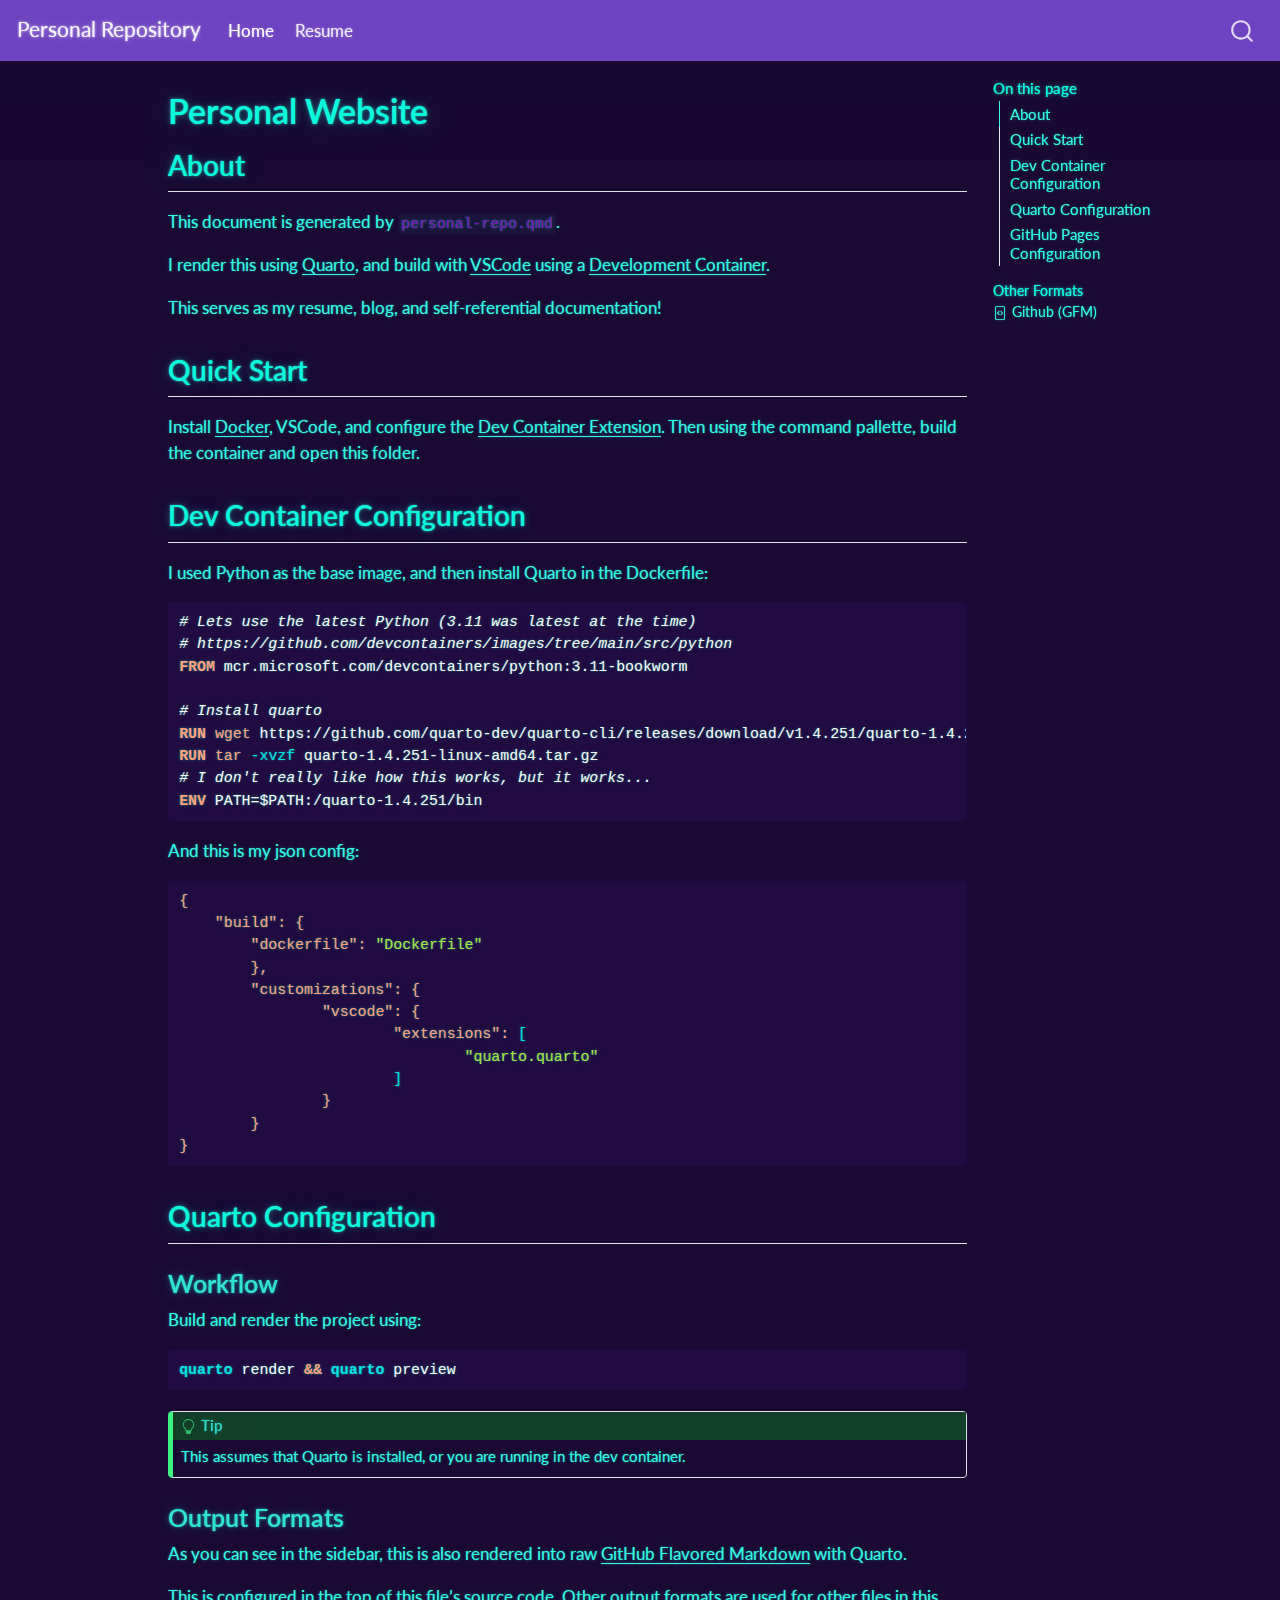
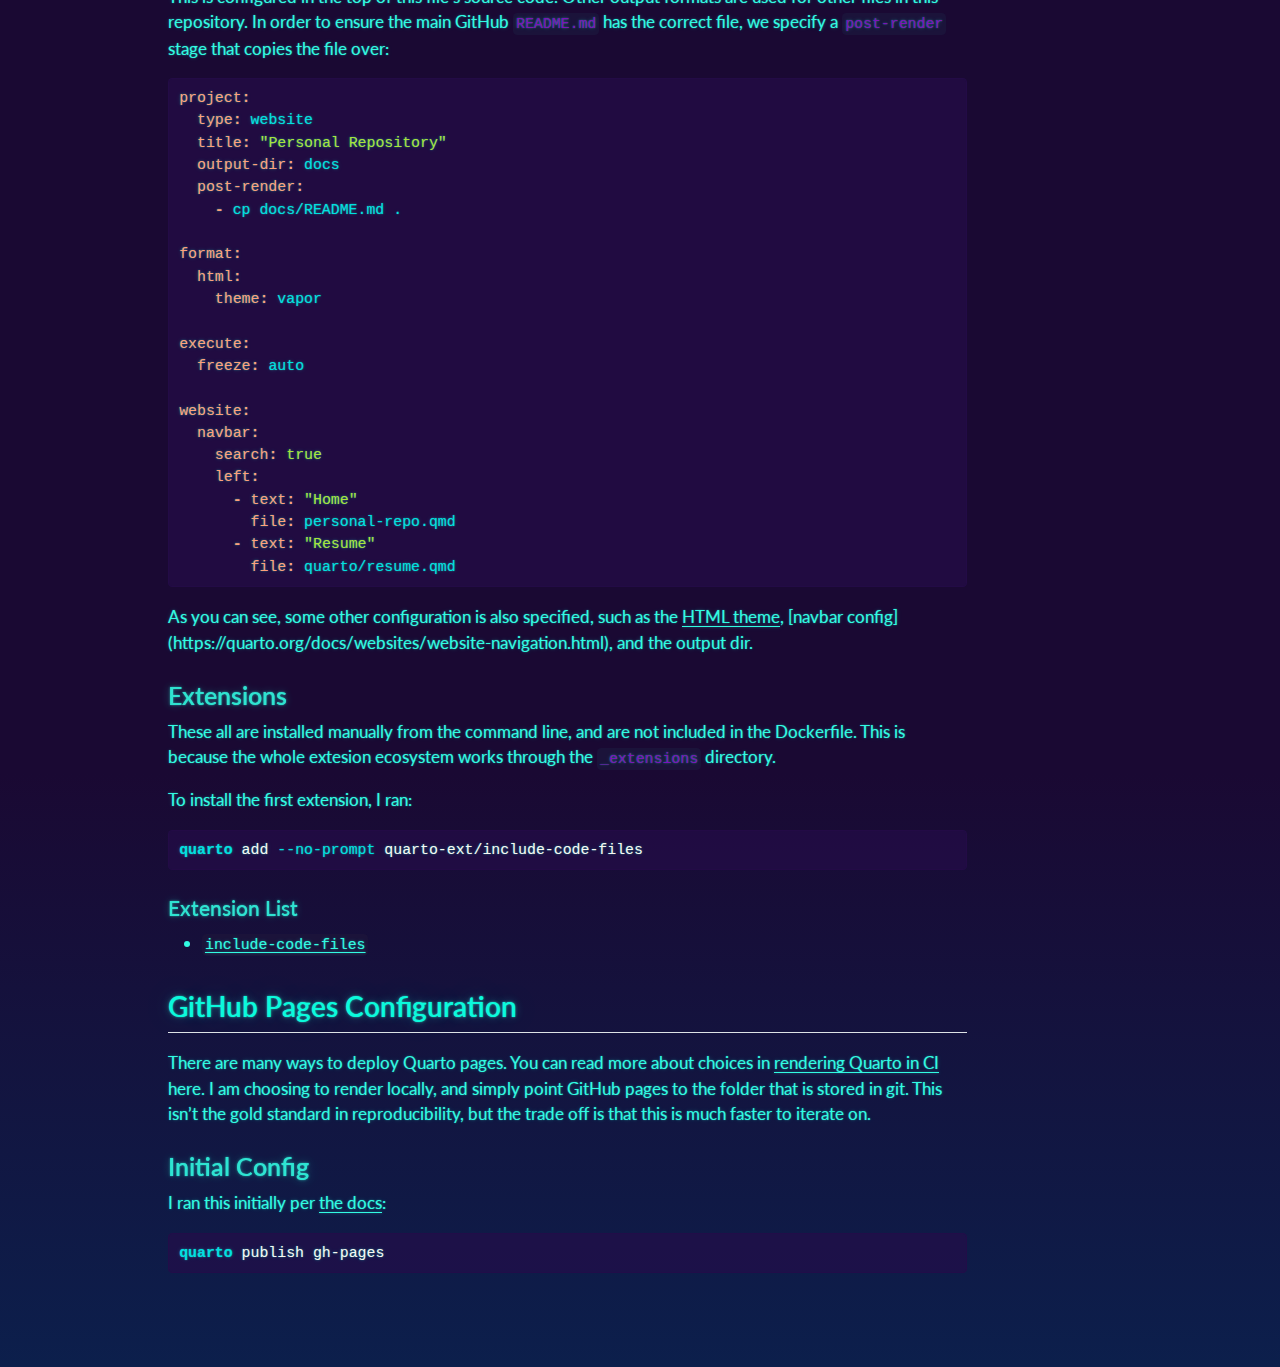
<file: index.html>
<html xmlns="http://www.w3.org/1999/xhtml">    
  <head>      
    <title>Redirect to personal-repo.html</title>      
    <meta http-equiv="refresh" content="0;URL='personal-repo.html'" />    
  </head>    
  <body> 
  </body>  
</html>
</file>
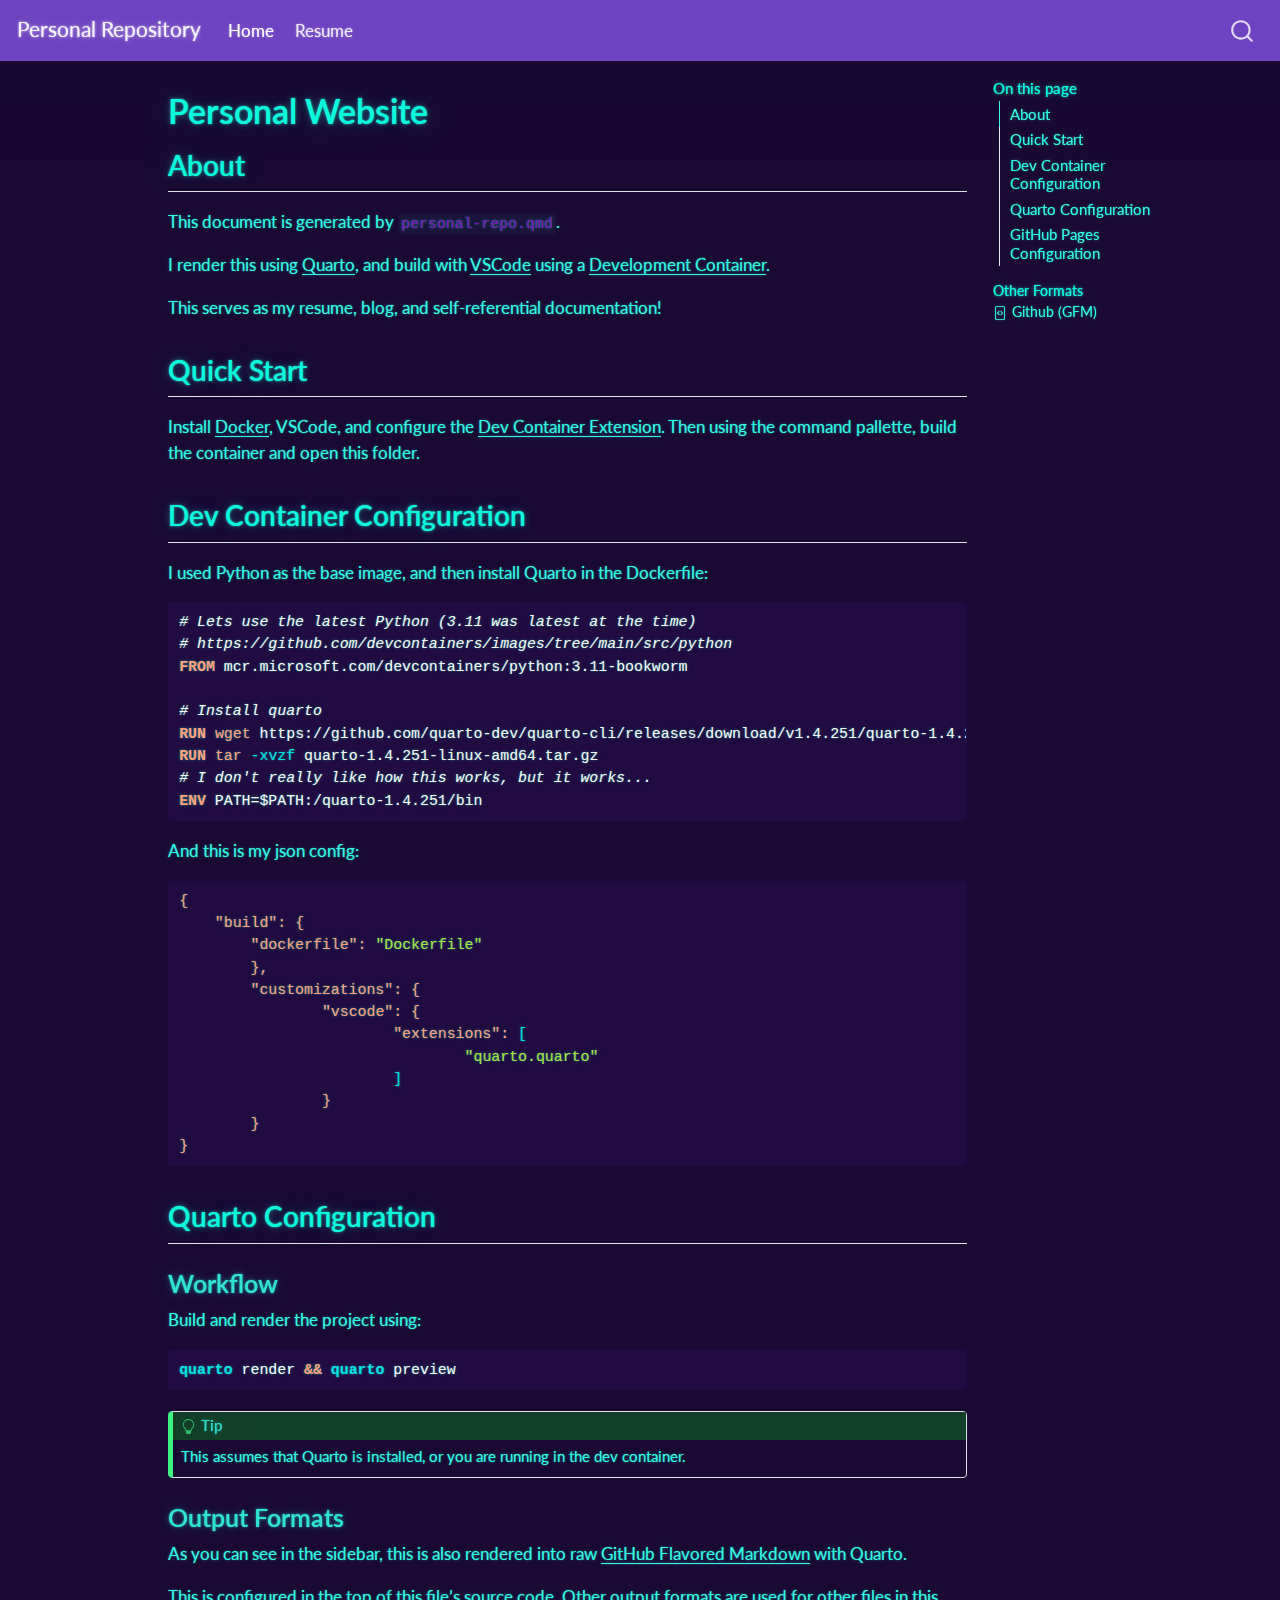
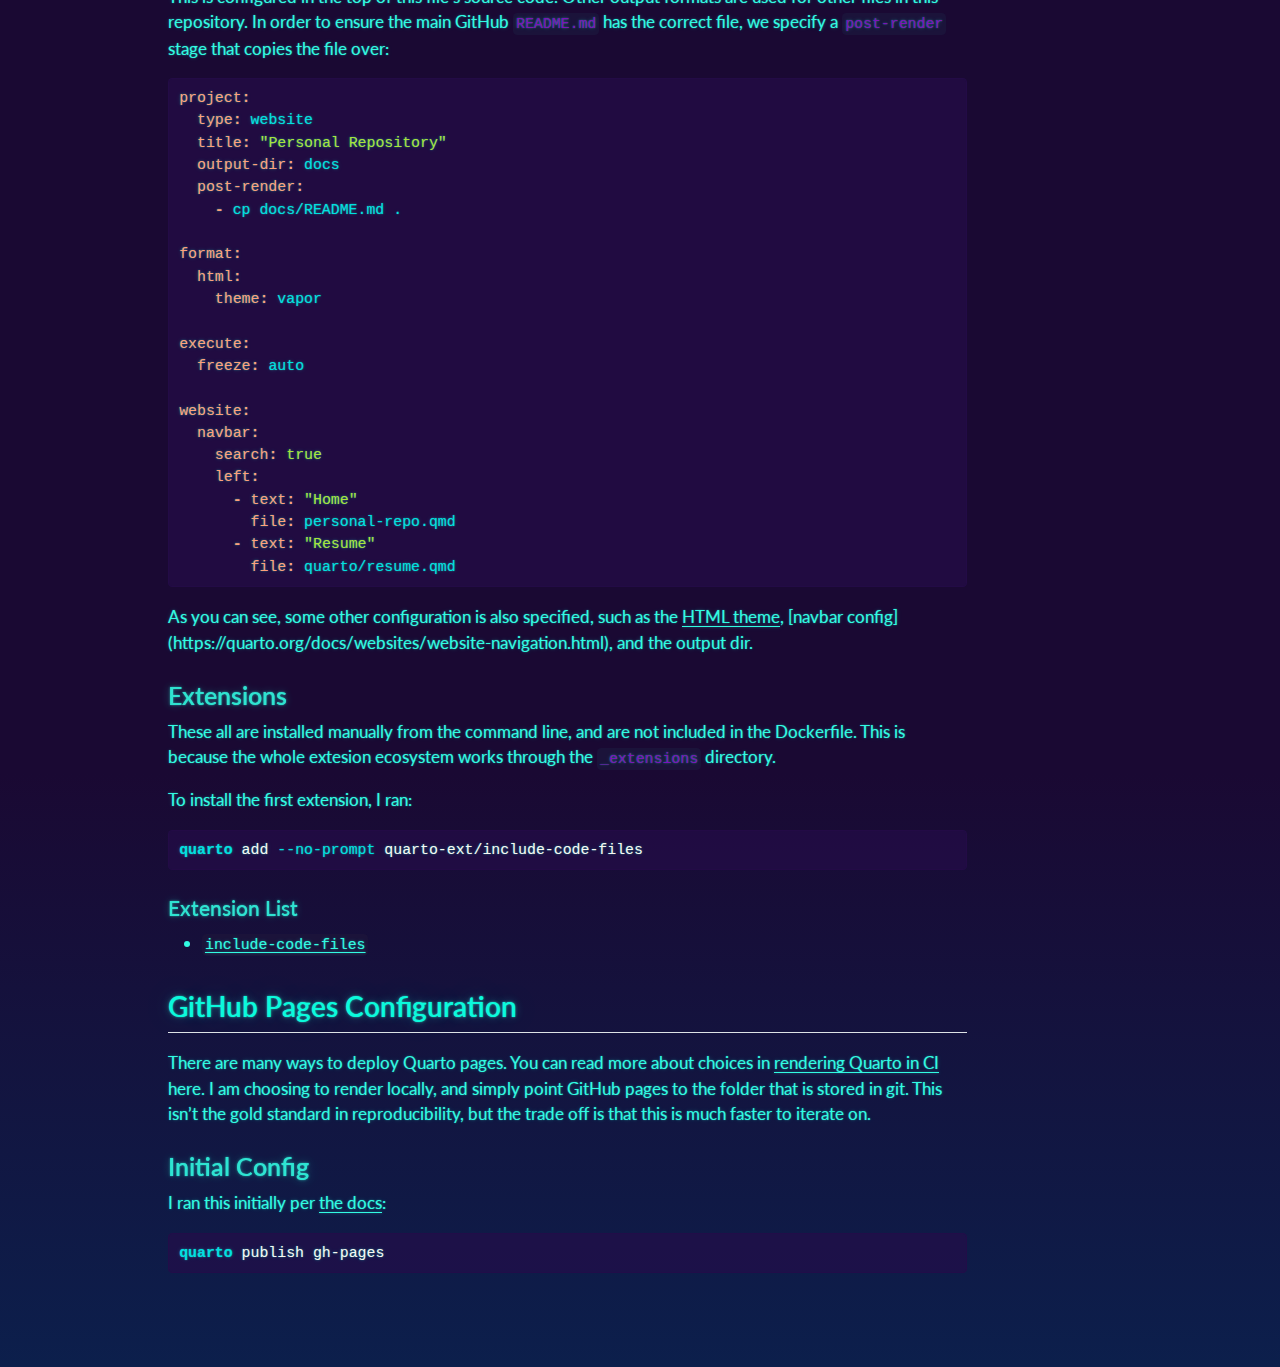
<file: personal-repo.html>
<!DOCTYPE html>
<html xmlns="http://www.w3.org/1999/xhtml" lang="en" xml:lang="en"><head>

<meta charset="utf-8">
<meta name="generator" content="quarto-1.4.251">

<meta name="viewport" content="width=device-width, initial-scale=1.0, user-scalable=yes">


<title>Personal Repository - Personal Website</title>
<style>
code{white-space: pre-wrap;}
span.smallcaps{font-variant: small-caps;}
div.columns{display: flex; gap: min(4vw, 1.5em);}
div.column{flex: auto; overflow-x: auto;}
div.hanging-indent{margin-left: 1.5em; text-indent: -1.5em;}
ul.task-list{list-style: none;}
ul.task-list li input[type="checkbox"] {
  width: 0.8em;
  margin: 0 0.8em 0.2em -1em; /* quarto-specific, see https://github.com/quarto-dev/quarto-cli/issues/4556 */ 
  vertical-align: middle;
}
/* CSS for syntax highlighting */
pre > code.sourceCode { white-space: pre; position: relative; }
pre > code.sourceCode > span { display: inline-block; line-height: 1.25; }
pre > code.sourceCode > span:empty { height: 1.2em; }
.sourceCode { overflow: visible; }
code.sourceCode > span { color: inherit; text-decoration: inherit; }
div.sourceCode { margin: 1em 0; }
pre.sourceCode { margin: 0; }
@media screen {
div.sourceCode { overflow: auto; }
}
@media print {
pre > code.sourceCode { white-space: pre-wrap; }
pre > code.sourceCode > span { text-indent: -5em; padding-left: 5em; }
}
pre.numberSource code
  { counter-reset: source-line 0; }
pre.numberSource code > span
  { position: relative; left: -4em; counter-increment: source-line; }
pre.numberSource code > span > a:first-child::before
  { content: counter(source-line);
    position: relative; left: -1em; text-align: right; vertical-align: baseline;
    border: none; display: inline-block;
    -webkit-touch-callout: none; -webkit-user-select: none;
    -khtml-user-select: none; -moz-user-select: none;
    -ms-user-select: none; user-select: none;
    padding: 0 4px; width: 4em;
  }
pre.numberSource { margin-left: 3em;  padding-left: 4px; }
div.sourceCode
  {   }
@media screen {
pre > code.sourceCode > span > a:first-child::before { text-decoration: underline; }
}
</style>


<script src="site_libs/quarto-nav/quarto-nav.js"></script>
<script src="site_libs/quarto-nav/headroom.min.js"></script>
<script src="site_libs/clipboard/clipboard.min.js"></script>
<script src="site_libs/quarto-search/autocomplete.umd.js"></script>
<script src="site_libs/quarto-search/fuse.min.js"></script>
<script src="site_libs/quarto-search/quarto-search.js"></script>
<meta name="quarto:offset" content="./">
<script src="site_libs/quarto-html/quarto.js"></script>
<script src="site_libs/quarto-html/popper.min.js"></script>
<script src="site_libs/quarto-html/tippy.umd.min.js"></script>
<script src="site_libs/quarto-html/anchor.min.js"></script>
<link href="site_libs/quarto-html/tippy.css" rel="stylesheet">
<link href="site_libs/quarto-html/quarto-syntax-highlighting-dark.css" rel="stylesheet" id="quarto-text-highlighting-styles">
<script src="site_libs/bootstrap/bootstrap.min.js"></script>
<link href="site_libs/bootstrap/bootstrap-icons.css" rel="stylesheet">
<link href="site_libs/bootstrap/bootstrap.min.css" rel="stylesheet" id="quarto-bootstrap" data-mode="dark">
<script id="quarto-search-options" type="application/json">{
  "location": "navbar",
  "copy-button": false,
  "collapse-after": 3,
  "panel-placement": "end",
  "type": "overlay",
  "limit": 20,
  "keyboard-shortcut": [
    "f",
    "/",
    "s"
  ],
  "language": {
    "search-no-results-text": "No results",
    "search-matching-documents-text": "matching documents",
    "search-copy-link-title": "Copy link to search",
    "search-hide-matches-text": "Hide additional matches",
    "search-more-match-text": "more match in this document",
    "search-more-matches-text": "more matches in this document",
    "search-clear-button-title": "Clear",
    "search-detached-cancel-button-title": "Cancel",
    "search-submit-button-title": "Submit",
    "search-label": "Search"
  }
}</script>


</head>

<body class="nav-fixed">

<div id="quarto-search-results"></div>
  <header id="quarto-header" class="headroom fixed-top">
    <nav class="navbar navbar-expand-lg navbar-dark ">
      <div class="navbar-container container-fluid">
      <div class="navbar-brand-container mx-auto">
    <a class="navbar-brand" href="./index.html">
    <span class="navbar-title">Personal Repository</span>
    </a>
  </div>
            <div id="quarto-search" class="" title="Search"></div>
          <button class="navbar-toggler" type="button" data-bs-toggle="collapse" data-bs-target="#navbarCollapse" aria-controls="navbarCollapse" aria-expanded="false" aria-label="Toggle navigation" onclick="if (window.quartoToggleHeadroom) { window.quartoToggleHeadroom(); }">
  <span class="navbar-toggler-icon"></span>
</button>
          <div class="collapse navbar-collapse" id="navbarCollapse">
            <ul class="navbar-nav navbar-nav-scroll me-auto">
  <li class="nav-item">
    <a class="nav-link active" href="./personal-repo.html" rel="" target="" aria-current="page">
 <span class="menu-text">Home</span></a>
  </li>  
  <li class="nav-item">
    <a class="nav-link" href="./quarto/resume.html" rel="" target="">
 <span class="menu-text">Resume</span></a>
  </li>  
</ul>
          </div> <!-- /navcollapse -->
          <div class="quarto-navbar-tools">
</div>
      </div> <!-- /container-fluid -->
    </nav>
</header>
<!-- content -->
<div id="quarto-content" class="quarto-container page-columns page-rows-contents page-layout-article page-navbar">
<!-- sidebar -->
<!-- margin-sidebar -->
    <div id="quarto-margin-sidebar" class="sidebar margin-sidebar">
        <nav id="TOC" role="doc-toc" class="toc-active">
    <h2 id="toc-title">On this page</h2>
   
  <ul>
  <li><a href="#about" id="toc-about" class="nav-link active" data-scroll-target="#about">About</a></li>
  <li><a href="#quick-start" id="toc-quick-start" class="nav-link" data-scroll-target="#quick-start">Quick Start</a></li>
  <li><a href="#dev-container-configuration" id="toc-dev-container-configuration" class="nav-link" data-scroll-target="#dev-container-configuration">Dev Container Configuration</a></li>
  <li><a href="#quarto-configuration" id="toc-quarto-configuration" class="nav-link" data-scroll-target="#quarto-configuration">Quarto Configuration</a>
  <ul>
  <li><a href="#workflow" id="toc-workflow" class="nav-link" data-scroll-target="#workflow">Workflow</a></li>
  <li><a href="#output-formats" id="toc-output-formats" class="nav-link" data-scroll-target="#output-formats">Output Formats</a></li>
  <li><a href="#extensions" id="toc-extensions" class="nav-link" data-scroll-target="#extensions">Extensions</a>
  <ul class="collapse">
  <li><a href="#extension-list" id="toc-extension-list" class="nav-link" data-scroll-target="#extension-list">Extension List</a></li>
  </ul></li>
  </ul></li>
  <li><a href="#github-pages-configuration" id="toc-github-pages-configuration" class="nav-link" data-scroll-target="#github-pages-configuration">GitHub Pages Configuration</a>
  <ul>
  <li><a href="#initial-config" id="toc-initial-config" class="nav-link" data-scroll-target="#initial-config">Initial Config</a></li>
  </ul></li>
  </ul>
<div class="quarto-alternate-formats"><h2>Other Formats</h2><ul><li><a href="README.md"><i class="bi bi-file-code"></i>Github (GFM)</a></li></ul></div></nav>
    </div>
<!-- main -->
<main class="content" id="quarto-document-content">

<header id="title-block-header" class="quarto-title-block default">
<div class="quarto-title">
<h1 class="title">Personal Website</h1>
</div>



<div class="quarto-title-meta">

    
  
    
  </div>
  


</header>

<section id="about" class="level2">
<h2 class="anchored" data-anchor-id="about">About</h2>
<p>This document is generated by <code>personal-repo.qmd</code>.</p>
<p>I render this using <a href="https://quarto.org/">Quarto</a>, and build with <a href="https://vscode.dev/">VSCode</a> using a <a href="https://containers.dev/">Development Container</a>.</p>
<p>This serves as my resume, blog, and self-referential documentation!</p>
</section>
<section id="quick-start" class="level2">
<h2 class="anchored" data-anchor-id="quick-start">Quick Start</h2>
<p>Install <a href="https://www.docker.com/">Docker</a>, VSCode, and configure the <a href="https://code.visualstudio.com/docs/devcontainers/containers">Dev Container Extension</a>. Then using the command pallette, build the container and open this folder.</p>
</section>
<section id="dev-container-configuration" class="level2">
<h2 class="anchored" data-anchor-id="dev-container-configuration">Dev Container Configuration</h2>
<p>I used Python as the base image, and then install Quarto in the Dockerfile:</p>
<div class="sourceCode" id="cb1"><pre class="sourceCode Dockerfile code-with-copy"><code class="sourceCode dockerfile"><span id="cb1-1"><a href="#cb1-1" aria-hidden="true" tabindex="-1"></a><span class="co"># Lets use the latest Python (3.11 was latest at the time)</span></span>
<span id="cb1-2"><a href="#cb1-2" aria-hidden="true" tabindex="-1"></a><span class="co"># https://github.com/devcontainers/images/tree/main/src/python</span></span>
<span id="cb1-3"><a href="#cb1-3" aria-hidden="true" tabindex="-1"></a><span class="kw">FROM</span> mcr.microsoft.com/devcontainers/python:3.11-bookworm</span>
<span id="cb1-4"><a href="#cb1-4" aria-hidden="true" tabindex="-1"></a></span>
<span id="cb1-5"><a href="#cb1-5" aria-hidden="true" tabindex="-1"></a><span class="co"># Install quarto</span></span>
<span id="cb1-6"><a href="#cb1-6" aria-hidden="true" tabindex="-1"></a><span class="kw">RUN</span> <span class="fu">wget</span> https://github.com/quarto-dev/quarto-cli/releases/download/v1.4.251/quarto-1.4.251-linux-amd64.tar.gz</span>
<span id="cb1-7"><a href="#cb1-7" aria-hidden="true" tabindex="-1"></a><span class="kw">RUN</span> <span class="fu">tar</span> <span class="at">-xvzf</span> quarto-1.4.251-linux-amd64.tar.gz</span>
<span id="cb1-8"><a href="#cb1-8" aria-hidden="true" tabindex="-1"></a><span class="co"># I don't really like how this works, but it works...</span></span>
<span id="cb1-9"><a href="#cb1-9" aria-hidden="true" tabindex="-1"></a><span class="kw">ENV</span> PATH=$PATH:/quarto-1.4.251/bin</span></code><button title="Copy to Clipboard" class="code-copy-button"><i class="bi"></i></button></pre></div>
<p>And this is my json config:</p>
<div class="sourceCode" id="cb2"><pre class="sourceCode json code-with-copy"><code class="sourceCode json"><span id="cb2-1"><a href="#cb2-1" aria-hidden="true" tabindex="-1"></a><span class="fu">{</span></span>
<span id="cb2-2"><a href="#cb2-2" aria-hidden="true" tabindex="-1"></a>    <span class="dt">"build"</span><span class="fu">:</span> <span class="fu">{</span></span>
<span id="cb2-3"><a href="#cb2-3" aria-hidden="true" tabindex="-1"></a>        <span class="dt">"dockerfile"</span><span class="fu">:</span> <span class="st">"Dockerfile"</span></span>
<span id="cb2-4"><a href="#cb2-4" aria-hidden="true" tabindex="-1"></a>	<span class="fu">},</span></span>
<span id="cb2-5"><a href="#cb2-5" aria-hidden="true" tabindex="-1"></a>	<span class="dt">"customizations"</span><span class="fu">:</span> <span class="fu">{</span></span>
<span id="cb2-6"><a href="#cb2-6" aria-hidden="true" tabindex="-1"></a>		<span class="dt">"vscode"</span><span class="fu">:</span> <span class="fu">{</span></span>
<span id="cb2-7"><a href="#cb2-7" aria-hidden="true" tabindex="-1"></a>			<span class="dt">"extensions"</span><span class="fu">:</span> <span class="ot">[</span></span>
<span id="cb2-8"><a href="#cb2-8" aria-hidden="true" tabindex="-1"></a>				<span class="st">"quarto.quarto"</span></span>
<span id="cb2-9"><a href="#cb2-9" aria-hidden="true" tabindex="-1"></a>			<span class="ot">]</span></span>
<span id="cb2-10"><a href="#cb2-10" aria-hidden="true" tabindex="-1"></a>		<span class="fu">}</span></span>
<span id="cb2-11"><a href="#cb2-11" aria-hidden="true" tabindex="-1"></a>	<span class="fu">}</span></span>
<span id="cb2-12"><a href="#cb2-12" aria-hidden="true" tabindex="-1"></a><span class="fu">}</span></span></code><button title="Copy to Clipboard" class="code-copy-button"><i class="bi"></i></button></pre></div>
</section>
<section id="quarto-configuration" class="level2">
<h2 class="anchored" data-anchor-id="quarto-configuration">Quarto Configuration</h2>
<section id="workflow" class="level3">
<h3 class="anchored" data-anchor-id="workflow">Workflow</h3>
<p>Build and render the project using:</p>
<div class="sourceCode" id="cb3"><pre class="sourceCode bash code-with-copy"><code class="sourceCode bash"><span id="cb3-1"><a href="#cb3-1" aria-hidden="true" tabindex="-1"></a><span class="ex">quarto</span> render <span class="kw">&amp;&amp;</span> <span class="ex">quarto</span> preview</span></code><button title="Copy to Clipboard" class="code-copy-button"><i class="bi"></i></button></pre></div>
<div class="callout callout-style-default callout-tip callout-titled">
<div class="callout-header d-flex align-content-center">
<div class="callout-icon-container">
<i class="callout-icon"></i>
</div>
<div class="callout-title-container flex-fill">
Tip
</div>
</div>
<div class="callout-body-container callout-body">
<p>This assumes that Quarto is installed, or you are running in the dev container.</p>
</div>
</div>
</section>
<section id="output-formats" class="level3">
<h3 class="anchored" data-anchor-id="output-formats">Output Formats</h3>
<p>As you can see in the sidebar, this is also rendered into raw <a href="https://quarto.org/docs/output-formats/gfm.html">GitHub Flavored Markdown</a> with Quarto.</p>
<p>This is configured in the top of this file’s source code. Other output formats are used for other files in this repository. In order to ensure the main GitHub <code>README.md</code> has the correct file, we specify a <code>post-render</code> stage that copies the file over:</p>
<div class="sourceCode" id="cb4"><pre class="sourceCode YAML code-with-copy"><code class="sourceCode yaml"><span id="cb4-1"><a href="#cb4-1" aria-hidden="true" tabindex="-1"></a><span class="fu">project</span><span class="kw">:</span></span>
<span id="cb4-2"><a href="#cb4-2" aria-hidden="true" tabindex="-1"></a><span class="at">  </span><span class="fu">type</span><span class="kw">:</span><span class="at"> website</span></span>
<span id="cb4-3"><a href="#cb4-3" aria-hidden="true" tabindex="-1"></a><span class="at">  </span><span class="fu">title</span><span class="kw">:</span><span class="at"> </span><span class="st">"Personal Repository"</span></span>
<span id="cb4-4"><a href="#cb4-4" aria-hidden="true" tabindex="-1"></a><span class="at">  </span><span class="fu">output-dir</span><span class="kw">:</span><span class="at"> docs</span></span>
<span id="cb4-5"><a href="#cb4-5" aria-hidden="true" tabindex="-1"></a><span class="at">  </span><span class="fu">post-render</span><span class="kw">:</span><span class="at"> </span></span>
<span id="cb4-6"><a href="#cb4-6" aria-hidden="true" tabindex="-1"></a><span class="at">    </span><span class="kw">-</span><span class="at"> cp docs/README.md .</span></span>
<span id="cb4-7"><a href="#cb4-7" aria-hidden="true" tabindex="-1"></a></span>
<span id="cb4-8"><a href="#cb4-8" aria-hidden="true" tabindex="-1"></a><span class="fu">format</span><span class="kw">:</span></span>
<span id="cb4-9"><a href="#cb4-9" aria-hidden="true" tabindex="-1"></a><span class="at">  </span><span class="fu">html</span><span class="kw">:</span><span class="at"> </span></span>
<span id="cb4-10"><a href="#cb4-10" aria-hidden="true" tabindex="-1"></a><span class="at">    </span><span class="fu">theme</span><span class="kw">:</span><span class="at"> vapor</span></span>
<span id="cb4-11"><a href="#cb4-11" aria-hidden="true" tabindex="-1"></a></span>
<span id="cb4-12"><a href="#cb4-12" aria-hidden="true" tabindex="-1"></a><span class="fu">execute</span><span class="kw">:</span></span>
<span id="cb4-13"><a href="#cb4-13" aria-hidden="true" tabindex="-1"></a><span class="at">  </span><span class="fu">freeze</span><span class="kw">:</span><span class="at"> auto</span></span>
<span id="cb4-14"><a href="#cb4-14" aria-hidden="true" tabindex="-1"></a></span>
<span id="cb4-15"><a href="#cb4-15" aria-hidden="true" tabindex="-1"></a><span class="fu">website</span><span class="kw">:</span></span>
<span id="cb4-16"><a href="#cb4-16" aria-hidden="true" tabindex="-1"></a><span class="at">  </span><span class="fu">navbar</span><span class="kw">:</span></span>
<span id="cb4-17"><a href="#cb4-17" aria-hidden="true" tabindex="-1"></a><span class="at">    </span><span class="fu">search</span><span class="kw">:</span><span class="at"> </span><span class="ch">true</span></span>
<span id="cb4-18"><a href="#cb4-18" aria-hidden="true" tabindex="-1"></a><span class="at">    </span><span class="fu">left</span><span class="kw">:</span></span>
<span id="cb4-19"><a href="#cb4-19" aria-hidden="true" tabindex="-1"></a><span class="at">      </span><span class="kw">-</span><span class="at"> </span><span class="fu">text</span><span class="kw">:</span><span class="at"> </span><span class="st">"Home"</span></span>
<span id="cb4-20"><a href="#cb4-20" aria-hidden="true" tabindex="-1"></a><span class="at">        </span><span class="fu">file</span><span class="kw">:</span><span class="at"> personal-repo.qmd</span></span>
<span id="cb4-21"><a href="#cb4-21" aria-hidden="true" tabindex="-1"></a><span class="at">      </span><span class="kw">-</span><span class="at"> </span><span class="fu">text</span><span class="kw">:</span><span class="at"> </span><span class="st">"Resume"</span></span>
<span id="cb4-22"><a href="#cb4-22" aria-hidden="true" tabindex="-1"></a><span class="at">        </span><span class="fu">file</span><span class="kw">:</span><span class="at"> quarto/resume.qmd </span></span></code><button title="Copy to Clipboard" class="code-copy-button"><i class="bi"></i></button></pre></div>
<p>As you can see, some other configuration is also specified, such as the <a href="https://quarto.org/docs/output-formats/html-themes.html">HTML theme</a>, [navbar config] (https://quarto.org/docs/websites/website-navigation.html), and the output dir.</p>
</section>
<section id="extensions" class="level3">
<h3 class="anchored" data-anchor-id="extensions">Extensions</h3>
<p>These all are installed manually from the command line, and are not included in the Dockerfile. This is because the whole extesion ecosystem works through the <code>_extensions</code> directory.</p>
<p>To install the first extension, I ran:</p>
<div class="sourceCode" id="cb5"><pre class="sourceCode bash code-with-copy"><code class="sourceCode bash"><span id="cb5-1"><a href="#cb5-1" aria-hidden="true" tabindex="-1"></a><span class="ex">quarto</span> add <span class="at">--no-prompt</span> quarto-ext/include-code-files</span></code><button title="Copy to Clipboard" class="code-copy-button"><i class="bi"></i></button></pre></div>
<section id="extension-list" class="level4">
<h4 class="anchored" data-anchor-id="extension-list">Extension List</h4>
<ul>
<li><a href="https://github.com/quarto-ext/include-code-files"><code>include-code-files</code></a></li>
</ul>
</section>
</section>
</section>
<section id="github-pages-configuration" class="level2">
<h2 class="anchored" data-anchor-id="github-pages-configuration">GitHub Pages Configuration</h2>
<p>There are many ways to deploy Quarto pages. You can read more about choices in <a href="https://quarto.org/docs/publishing/ci.html#rendering-for-ci">rendering Quarto in CI</a> here. I am choosing to render locally, and simply point GitHub pages to the folder that is stored in git. This isn’t the gold standard in reproducibility, but the trade off is that this is much faster to iterate on.</p>
<section id="initial-config" class="level3">
<h3 class="anchored" data-anchor-id="initial-config">Initial Config</h3>
<p>I ran this initially per <a href="https://quarto.org/docs/publishing/github-pages.html#publish-action">the docs</a>:</p>
<div class="sourceCode" id="cb6"><pre class="sourceCode bash code-with-copy"><code class="sourceCode bash"><span id="cb6-1"><a href="#cb6-1" aria-hidden="true" tabindex="-1"></a><span class="ex">quarto</span> publish gh-pages</span></code><button title="Copy to Clipboard" class="code-copy-button"><i class="bi"></i></button></pre></div>


</section>
</section>

</main> <!-- /main -->
<script id="quarto-html-after-body" type="application/javascript">
window.document.addEventListener("DOMContentLoaded", function (event) {
  const toggleBodyColorMode = (bsSheetEl) => {
    const mode = bsSheetEl.getAttribute("data-mode");
    const bodyEl = window.document.querySelector("body");
    if (mode === "dark") {
      bodyEl.classList.add("quarto-dark");
      bodyEl.classList.remove("quarto-light");
    } else {
      bodyEl.classList.add("quarto-light");
      bodyEl.classList.remove("quarto-dark");
    }
  }
  const toggleBodyColorPrimary = () => {
    const bsSheetEl = window.document.querySelector("link#quarto-bootstrap");
    if (bsSheetEl) {
      toggleBodyColorMode(bsSheetEl);
    }
  }
  toggleBodyColorPrimary();  
  const icon = "";
  const anchorJS = new window.AnchorJS();
  anchorJS.options = {
    placement: 'right',
    icon: icon
  };
  anchorJS.add('.anchored');
  const isCodeAnnotation = (el) => {
    for (const clz of el.classList) {
      if (clz.startsWith('code-annotation-')) {                     
        return true;
      }
    }
    return false;
  }
  const clipboard = new window.ClipboardJS('.code-copy-button', {
    text: function(trigger) {
      const codeEl = trigger.previousElementSibling.cloneNode(true);
      for (const childEl of codeEl.children) {
        if (isCodeAnnotation(childEl)) {
          childEl.remove();
        }
      }
      return codeEl.innerText;
    }
  });
  clipboard.on('success', function(e) {
    // button target
    const button = e.trigger;
    // don't keep focus
    button.blur();
    // flash "checked"
    button.classList.add('code-copy-button-checked');
    var currentTitle = button.getAttribute("title");
    button.setAttribute("title", "Copied!");
    let tooltip;
    if (window.bootstrap) {
      button.setAttribute("data-bs-toggle", "tooltip");
      button.setAttribute("data-bs-placement", "left");
      button.setAttribute("data-bs-title", "Copied!");
      tooltip = new bootstrap.Tooltip(button, 
        { trigger: "manual", 
          customClass: "code-copy-button-tooltip",
          offset: [0, -8]});
      tooltip.show();    
    }
    setTimeout(function() {
      if (tooltip) {
        tooltip.hide();
        button.removeAttribute("data-bs-title");
        button.removeAttribute("data-bs-toggle");
        button.removeAttribute("data-bs-placement");
      }
      button.setAttribute("title", currentTitle);
      button.classList.remove('code-copy-button-checked');
    }, 1000);
    // clear code selection
    e.clearSelection();
  });
  function tippyHover(el, contentFn, onTriggerFn, onUntriggerFn) {
    const config = {
      allowHTML: true,
      maxWidth: 500,
      delay: 100,
      arrow: false,
      appendTo: function(el) {
          return el.parentElement;
      },
      interactive: true,
      interactiveBorder: 10,
      theme: 'quarto',
      placement: 'bottom-start',
    };
    if (contentFn) {
      config.content = contentFn;
    }
    if (onTriggerFn) {
      config.onTrigger = onTriggerFn;
    }
    if (onUntriggerFn) {
      config.onUntrigger = onUntriggerFn;
    }
    window.tippy(el, config); 
  }
  const noterefs = window.document.querySelectorAll('a[role="doc-noteref"]');
  for (var i=0; i<noterefs.length; i++) {
    const ref = noterefs[i];
    tippyHover(ref, function() {
      // use id or data attribute instead here
      let href = ref.getAttribute('data-footnote-href') || ref.getAttribute('href');
      try { href = new URL(href).hash; } catch {}
      const id = href.replace(/^#\/?/, "");
      const note = window.document.getElementById(id);
      return note.innerHTML;
    });
  }
  const xrefs = window.document.querySelectorAll('a.quarto-xref');
  const processXRef = (id, note) => {
    // Strip column container classes
    const stripColumnClz = (el) => {
      el.classList.remove("page-full", "page-columns");
      if (el.children) {
        for (const child of el.children) {
          stripColumnClz(child);
        }
      }
    }
    stripColumnClz(note)
    if (id.startsWith('sec-')) {
      // Special case sections, only their first couple elements
      const container = document.createElement("div");
      if (note.children && note.children.length > 2) {
        for (let i = 0; i < 2; i++) {
          container.appendChild(note.children[i].cloneNode(true));
        }
        return container.innerHTML
      } else {
        return note.innerHTML;
      }
    } else {
      // Remove any anchor links if they are present
      const anchorLink = note.querySelector('a.anchorjs-link');
      if (anchorLink) {
        anchorLink.remove();
      }
      return note.innerHTML;
    }
  }
  for (var i=0; i<xrefs.length; i++) {
    const xref = xrefs[i];
    tippyHover(xref, undefined, function(instance) {
      instance.disable();
      let url = xref.getAttribute('href');
      let hash = undefined; 
      if (url.startsWith('#')) {
        hash = url;
      } else {
        try { hash = new URL(url).hash; } catch {}
      }
      if (hash) {
        const id = hash.replace(/^#\/?/, "");
        const note = window.document.getElementById(id);
        if (note !== null) {
          try {
            const html = processXRef(id, note.cloneNode(true));
            instance.setContent(html);
          } finally {
            instance.enable();
            instance.show();
          }
        } else {
          // See if we can fetch this
          fetch(url.split('#')[0])
          .then(res => res.text())
          .then(html => {
            const parser = new DOMParser();
            const htmlDoc = parser.parseFromString(html, "text/html");
            const note = htmlDoc.getElementById(id);
            if (note !== null) {
              const html = processXRef(id, note);
              instance.setContent(html);
            } 
          }).finally(() => {
            instance.enable();
            instance.show();
          });
        }
      }
    }, function(instance) {
    });
  }
      let selectedAnnoteEl;
      const selectorForAnnotation = ( cell, annotation) => {
        let cellAttr = 'data-code-cell="' + cell + '"';
        let lineAttr = 'data-code-annotation="' +  annotation + '"';
        const selector = 'span[' + cellAttr + '][' + lineAttr + ']';
        return selector;
      }
      const selectCodeLines = (annoteEl) => {
        const doc = window.document;
        const targetCell = annoteEl.getAttribute("data-target-cell");
        const targetAnnotation = annoteEl.getAttribute("data-target-annotation");
        const annoteSpan = window.document.querySelector(selectorForAnnotation(targetCell, targetAnnotation));
        const lines = annoteSpan.getAttribute("data-code-lines").split(",");
        const lineIds = lines.map((line) => {
          return targetCell + "-" + line;
        })
        let top = null;
        let height = null;
        let parent = null;
        if (lineIds.length > 0) {
            //compute the position of the single el (top and bottom and make a div)
            const el = window.document.getElementById(lineIds[0]);
            top = el.offsetTop;
            height = el.offsetHeight;
            parent = el.parentElement.parentElement;
          if (lineIds.length > 1) {
            const lastEl = window.document.getElementById(lineIds[lineIds.length - 1]);
            const bottom = lastEl.offsetTop + lastEl.offsetHeight;
            height = bottom - top;
          }
          if (top !== null && height !== null && parent !== null) {
            // cook up a div (if necessary) and position it 
            let div = window.document.getElementById("code-annotation-line-highlight");
            if (div === null) {
              div = window.document.createElement("div");
              div.setAttribute("id", "code-annotation-line-highlight");
              div.style.position = 'absolute';
              parent.appendChild(div);
            }
            div.style.top = top - 2 + "px";
            div.style.height = height + 4 + "px";
            div.style.left = 0;
            let gutterDiv = window.document.getElementById("code-annotation-line-highlight-gutter");
            if (gutterDiv === null) {
              gutterDiv = window.document.createElement("div");
              gutterDiv.setAttribute("id", "code-annotation-line-highlight-gutter");
              gutterDiv.style.position = 'absolute';
              const codeCell = window.document.getElementById(targetCell);
              const gutter = codeCell.querySelector('.code-annotation-gutter');
              gutter.appendChild(gutterDiv);
            }
            gutterDiv.style.top = top - 2 + "px";
            gutterDiv.style.height = height + 4 + "px";
          }
          selectedAnnoteEl = annoteEl;
        }
      };
      const unselectCodeLines = () => {
        const elementsIds = ["code-annotation-line-highlight", "code-annotation-line-highlight-gutter"];
        elementsIds.forEach((elId) => {
          const div = window.document.getElementById(elId);
          if (div) {
            div.remove();
          }
        });
        selectedAnnoteEl = undefined;
      };
      // Attach click handler to the DT
      const annoteDls = window.document.querySelectorAll('dt[data-target-cell]');
      for (const annoteDlNode of annoteDls) {
        annoteDlNode.addEventListener('click', (event) => {
          const clickedEl = event.target;
          if (clickedEl !== selectedAnnoteEl) {
            unselectCodeLines();
            const activeEl = window.document.querySelector('dt[data-target-cell].code-annotation-active');
            if (activeEl) {
              activeEl.classList.remove('code-annotation-active');
            }
            selectCodeLines(clickedEl);
            clickedEl.classList.add('code-annotation-active');
          } else {
            // Unselect the line
            unselectCodeLines();
            clickedEl.classList.remove('code-annotation-active');
          }
        });
      }
  const findCites = (el) => {
    const parentEl = el.parentElement;
    if (parentEl) {
      const cites = parentEl.dataset.cites;
      if (cites) {
        return {
          el,
          cites: cites.split(' ')
        };
      } else {
        return findCites(el.parentElement)
      }
    } else {
      return undefined;
    }
  };
  var bibliorefs = window.document.querySelectorAll('a[role="doc-biblioref"]');
  for (var i=0; i<bibliorefs.length; i++) {
    const ref = bibliorefs[i];
    const citeInfo = findCites(ref);
    if (citeInfo) {
      tippyHover(citeInfo.el, function() {
        var popup = window.document.createElement('div');
        citeInfo.cites.forEach(function(cite) {
          var citeDiv = window.document.createElement('div');
          citeDiv.classList.add('hanging-indent');
          citeDiv.classList.add('csl-entry');
          var biblioDiv = window.document.getElementById('ref-' + cite);
          if (biblioDiv) {
            citeDiv.innerHTML = biblioDiv.innerHTML;
          }
          popup.appendChild(citeDiv);
        });
        return popup.innerHTML;
      });
    }
  }
});
</script>
</div> <!-- /content -->




</body></html>
</file>
<file: site_libs/quarto-html/tippy.css>
.tippy-box[data-animation=fade][data-state=hidden]{opacity:0}[data-tippy-root]{max-width:calc(100vw - 10px)}.tippy-box{position:relative;background-color:#333;color:#fff;border-radius:4px;font-size:14px;line-height:1.4;white-space:normal;outline:0;transition-property:transform,visibility,opacity}.tippy-box[data-placement^=top]>.tippy-arrow{bottom:0}.tippy-box[data-placement^=top]>.tippy-arrow:before{bottom:-7px;left:0;border-width:8px 8px 0;border-top-color:initial;transform-origin:center top}.tippy-box[data-placement^=bottom]>.tippy-arrow{top:0}.tippy-box[data-placement^=bottom]>.tippy-arrow:before{top:-7px;left:0;border-width:0 8px 8px;border-bottom-color:initial;transform-origin:center bottom}.tippy-box[data-placement^=left]>.tippy-arrow{right:0}.tippy-box[data-placement^=left]>.tippy-arrow:before{border-width:8px 0 8px 8px;border-left-color:initial;right:-7px;transform-origin:center left}.tippy-box[data-placement^=right]>.tippy-arrow{left:0}.tippy-box[data-placement^=right]>.tippy-arrow:before{left:-7px;border-width:8px 8px 8px 0;border-right-color:initial;transform-origin:center right}.tippy-box[data-inertia][data-state=visible]{transition-timing-function:cubic-bezier(.54,1.5,.38,1.11)}.tippy-arrow{width:16px;height:16px;color:#333}.tippy-arrow:before{content:"";position:absolute;border-color:transparent;border-style:solid}.tippy-content{position:relative;padding:5px 9px;z-index:1}
</file>
<file: site_libs/quarto-html/quarto-syntax-highlighting-dark.css>
/* quarto syntax highlight colors */
:root {
  --quarto-hl-al-color: #f07178;
  --quarto-hl-an-color: #d4d0ab;
  --quarto-hl-at-color: #00e0e0;
  --quarto-hl-bn-color: #d4d0ab;
  --quarto-hl-bu-color: #abe338;
  --quarto-hl-ch-color: #abe338;
  --quarto-hl-co-color: #f8f8f2;
  --quarto-hl-cv-color: #ffd700;
  --quarto-hl-cn-color: #ffd700;
  --quarto-hl-cf-color: #ffa07a;
  --quarto-hl-dt-color: #ffa07a;
  --quarto-hl-dv-color: #d4d0ab;
  --quarto-hl-do-color: #f8f8f2;
  --quarto-hl-er-color: #f07178;
  --quarto-hl-ex-color: #00e0e0;
  --quarto-hl-fl-color: #d4d0ab;
  --quarto-hl-fu-color: #ffa07a;
  --quarto-hl-im-color: #abe338;
  --quarto-hl-in-color: #d4d0ab;
  --quarto-hl-kw-color: #ffa07a;
  --quarto-hl-op-color: #ffa07a;
  --quarto-hl-ot-color: #00e0e0;
  --quarto-hl-pp-color: #dcc6e0;
  --quarto-hl-re-color: #00e0e0;
  --quarto-hl-sc-color: #abe338;
  --quarto-hl-ss-color: #abe338;
  --quarto-hl-st-color: #abe338;
  --quarto-hl-va-color: #00e0e0;
  --quarto-hl-vs-color: #abe338;
  --quarto-hl-wa-color: #dcc6e0;
}

/* other quarto variables */
:root {
  --quarto-font-monospace: SFMono-Regular, Menlo, Monaco, Consolas, "Liberation Mono", "Courier New", monospace;
}

code span.al {
  background-color: #2a0f15;
  font-weight: bold;
  color: #f07178;
}

code span.an {
  color: #d4d0ab;
}

code span.at {
  color: #00e0e0;
}

code span.bn {
  color: #d4d0ab;
}

code span.bu {
  color: #abe338;
}

code span.ch {
  color: #abe338;
}

code span.co {
  font-style: italic;
  color: #f8f8f2;
}

code span.cv {
  color: #ffd700;
}

code span.cn {
  color: #ffd700;
}

code span.cf {
  font-weight: bold;
  color: #ffa07a;
}

code span.dt {
  color: #ffa07a;
}

code span.dv {
  color: #d4d0ab;
}

code span.do {
  color: #f8f8f2;
}

code span.er {
  color: #f07178;
  text-decoration: underline;
}

code span.ex {
  font-weight: bold;
  color: #00e0e0;
}

code span.fl {
  color: #d4d0ab;
}

code span.fu {
  color: #ffa07a;
}

code span.im {
  color: #abe338;
}

code span.in {
  color: #d4d0ab;
}

code span.kw {
  font-weight: bold;
  color: #ffa07a;
}

pre > code.sourceCode > span {
  color: #f8f8f2;
}

code span {
  color: #f8f8f2;
}

code.sourceCode > span {
  color: #f8f8f2;
}

div.sourceCode,
div.sourceCode pre.sourceCode {
  color: #f8f8f2;
}

code span.op {
  color: #ffa07a;
}

code span.ot {
  color: #00e0e0;
}

code span.pp {
  color: #dcc6e0;
}

code span.re {
  background-color: #f8f8f2;
  color: #00e0e0;
}

code span.sc {
  color: #abe338;
}

code span.ss {
  color: #abe338;
}

code span.st {
  color: #abe338;
}

code span.va {
  color: #00e0e0;
}

code span.vs {
  color: #abe338;
}

code span.wa {
  color: #dcc6e0;
}

.prevent-inlining {
  content: "</";
}

/*# sourceMappingURL=935a306eefa94366c21e1a970dddb765.css.map */
</file>
